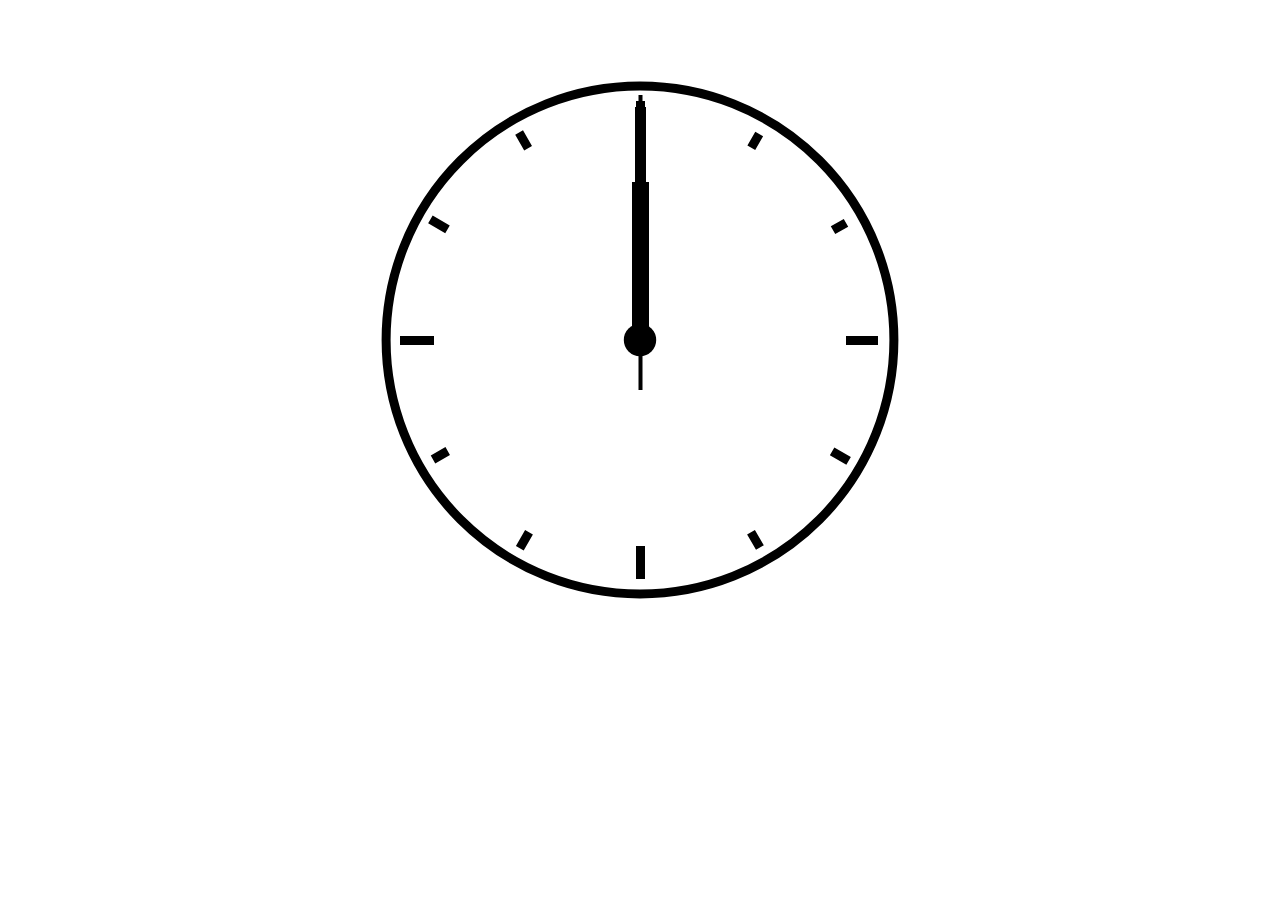
<file: clock.html>
<!DOCTYPE html>
<html lang="en-US">

<head>
    <meta charset="UTF-8">
    <meta name="viewport" content="width=device-width, initial-scale=1">
    <title>A Digital Analog Clock</title>
    <link rel="stylesheet" href="css/style.css" type="text/css" media="all">
    <script src="js/script.js" defer></script>
</head>

<body>
    <main class="main">
        <div class="clockbox">
            <svg id="clock" xmlns="http://www.w3.org/2000/svg" width="600" height="600" viewBox="0 0 600 600">
            <g id="face">
                <circle class="circle" cx="300" cy="300" r="253.9"/>
                <path class="hour-marks" d="M300.5 94V61M506 300.5h32M300.5 506v33M94 300.5H60M411.3 107.8l7.9-13.8M493 190.2l13-7.4M492.1 411.4l16.5 9.5M411 492.3l8.9 15.3M189 492.3l-9.2 15.9M107.7 411L93 419.5M107.5 189.3l-17.1-9.9M188.1 108.2l-9-15.6"/>
                <circle class="mid-circle" cx="300" cy="300" r="16.2"/>
            </g>
            <g id="hour">
                <path class="hour-arm" d="M300.5 298V142"/>
                <circle class="sizing-box" cx="300" cy="300" r="253.9"/>
            </g>
            <g id="minute">
                <path class="minute-arm" d="M300.5 298V67"/>
                <circle class="sizing-box" cx="300" cy="300" r="253.9"/>
            </g>
            <g id="second">
                <path class="second-arm" d="M300.5 350V55"/>
                <circle class="sizing-box" cx="300" cy="300" r="253.9"/>
            </g>
        </svg>
        </div>
        <!-- .clockbox -->
    </main>

</body>

</html>
</file>
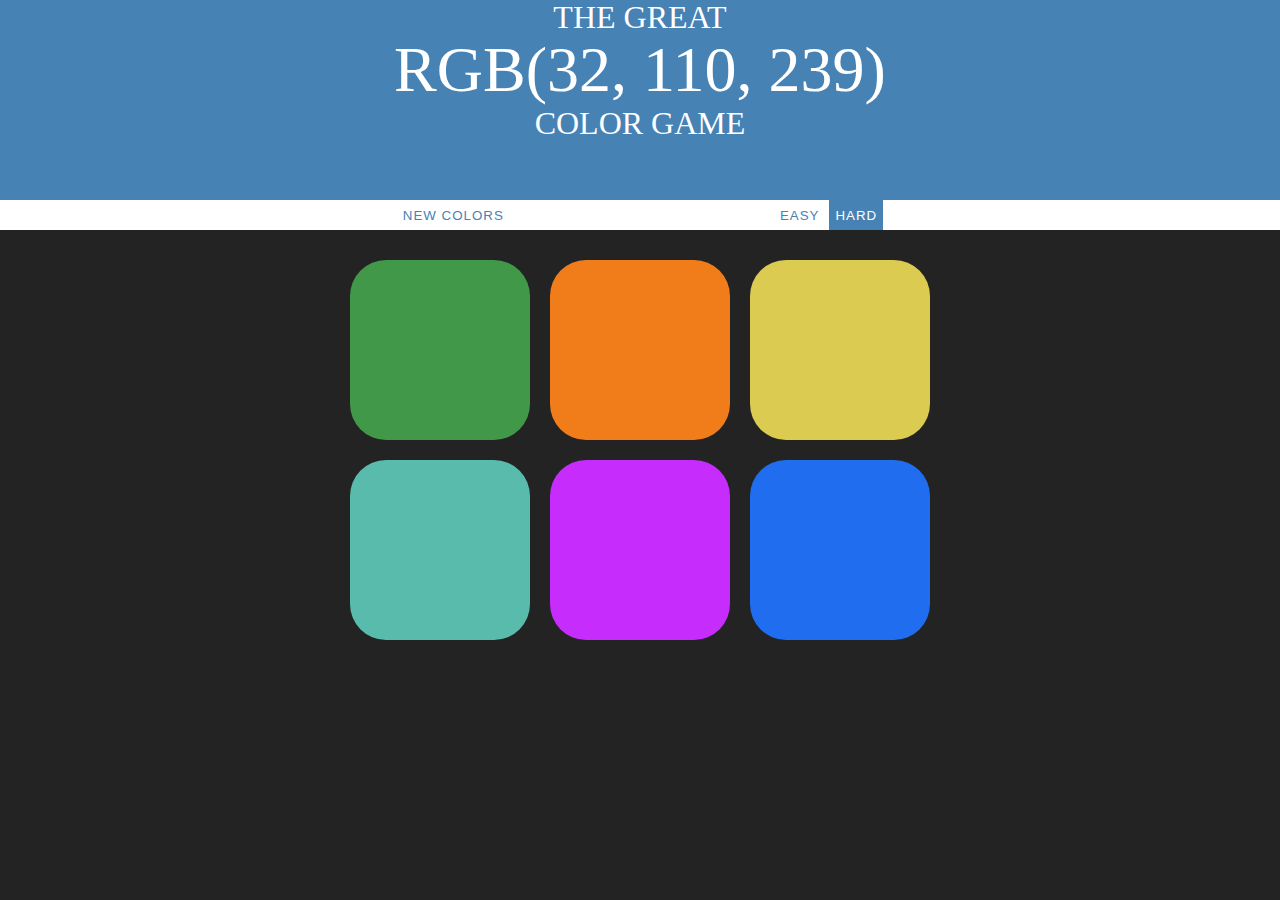
<file: colorGame.html>
<!DOCTYPE html>
<html>

<head>
    <title>Color Game</title>
    <link rel="stylesheet" type="text/css" href="css/color.css">
</head>

<body>
    <h1>The Great
        <br>
        <span id="colorDisplay">RGB</span>
        <br> Color Game </h1>
    <div id="stripe">
        <button id="reset">New Colors</button>
        <span id="message"></span>
        <button id="easyBtn">Easy</button>
        <button id="hardBtn" class="selected">Hard</button>
    </div>
    <div id="container">
        <div class="square"></div>
        <div class="square"></div>
        <div class="square"></div>
        <div class="square"></div>
        <div class="square"></div>
        <div class="square"></div>
    </div>
    <script type="text/javascript" src="js/colorGame.js"></script>
</body>

</html>
</file>
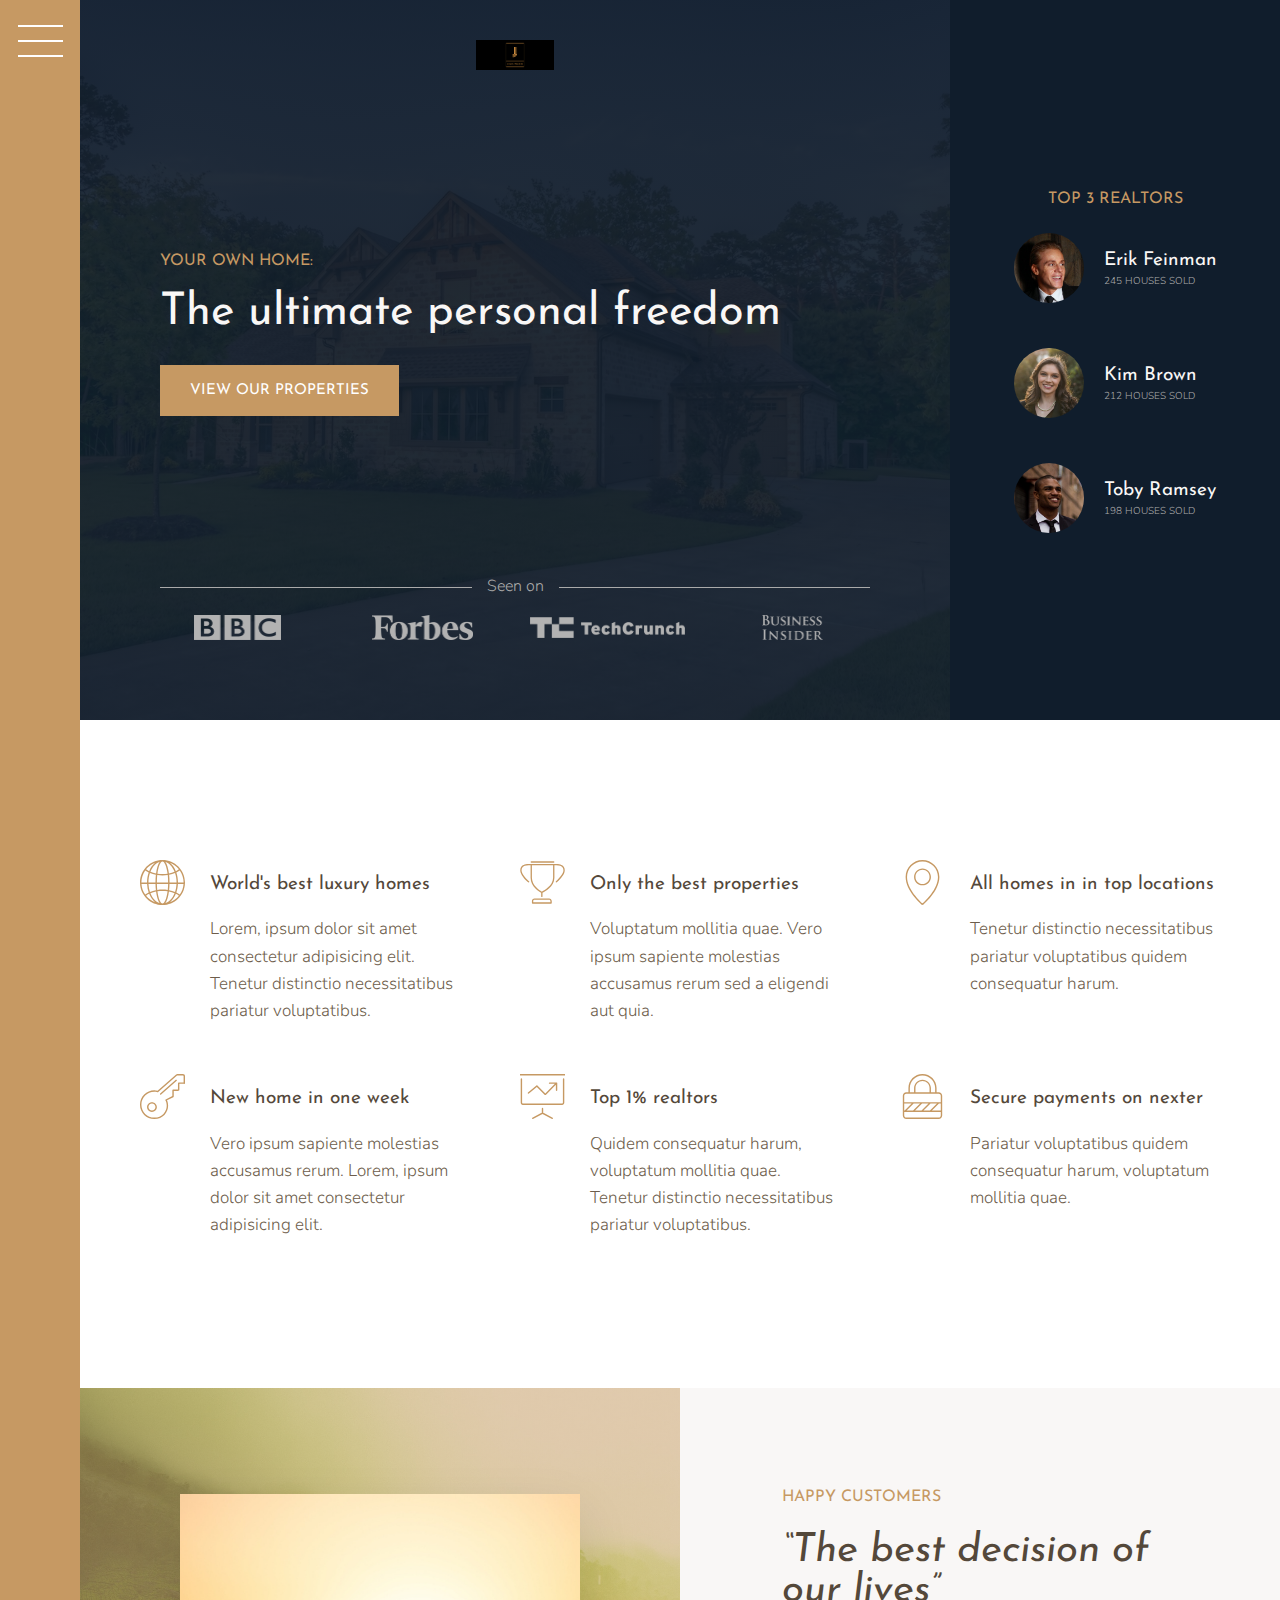
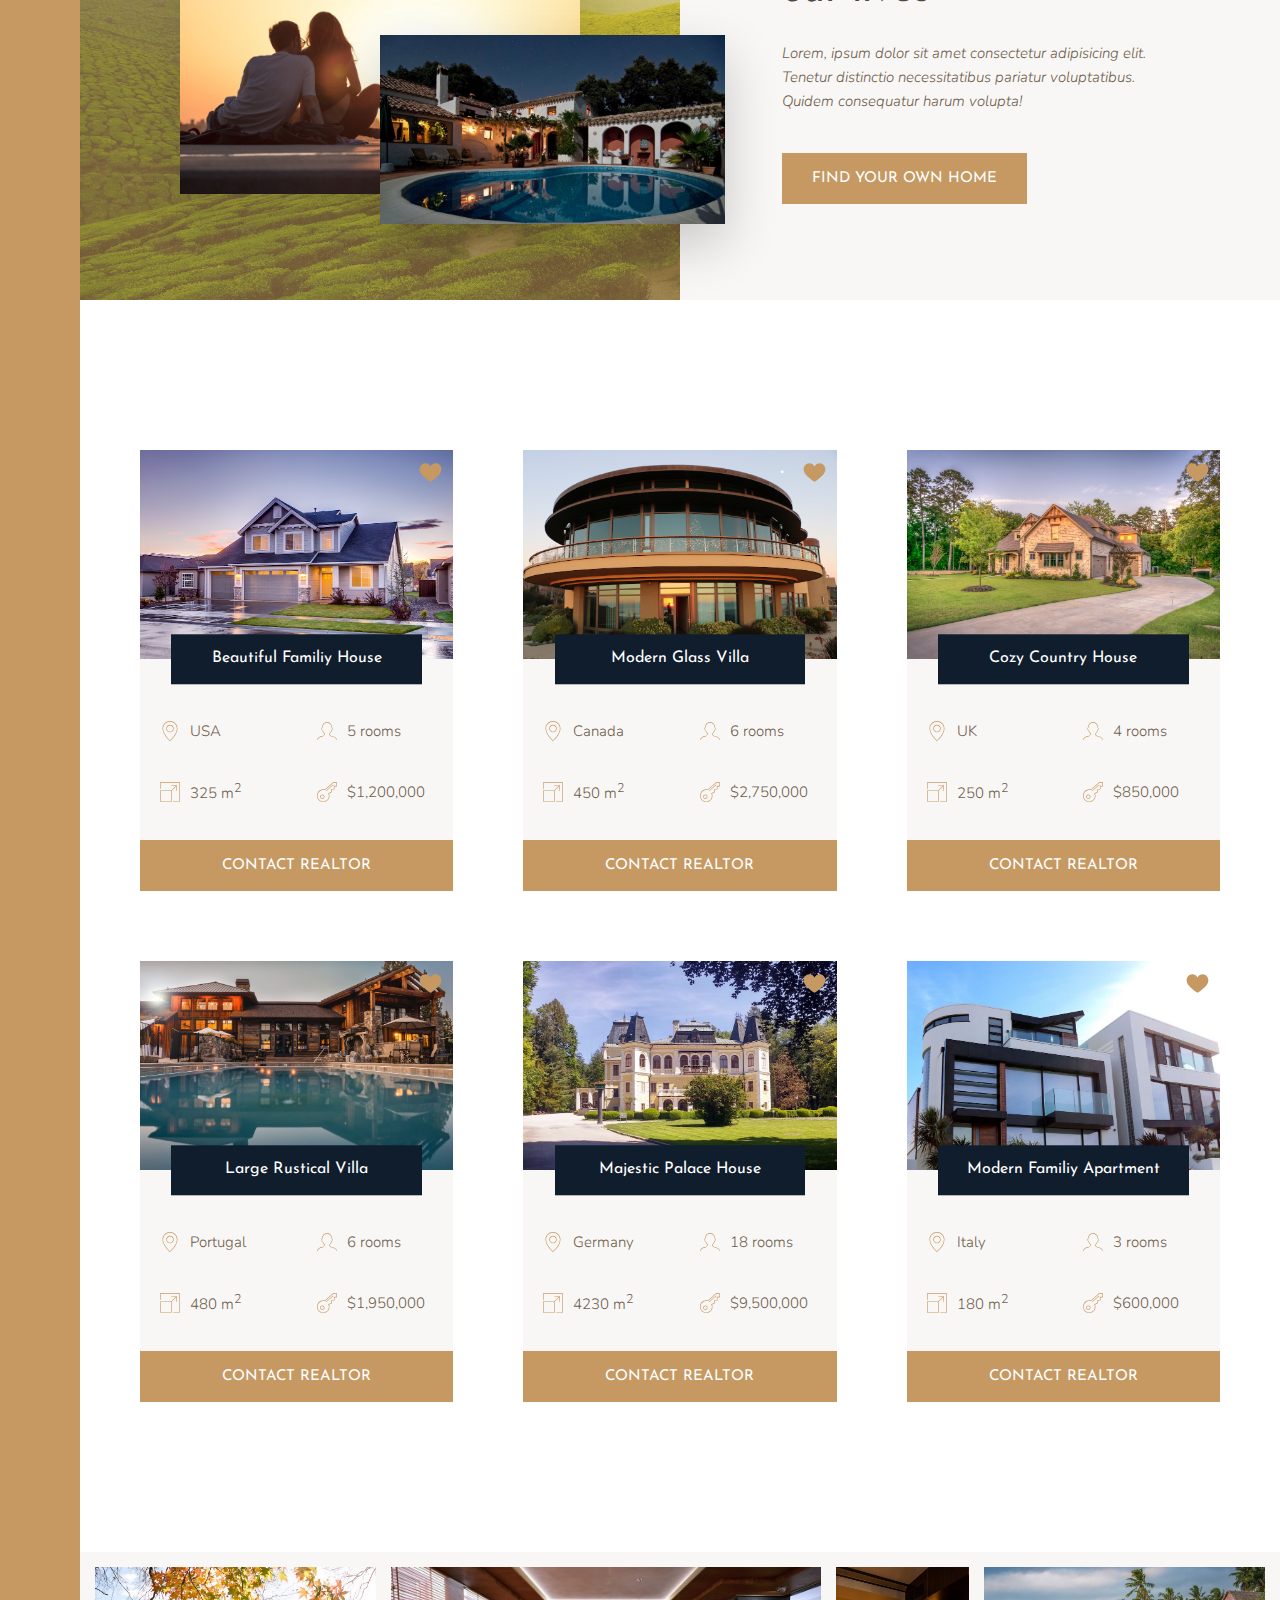
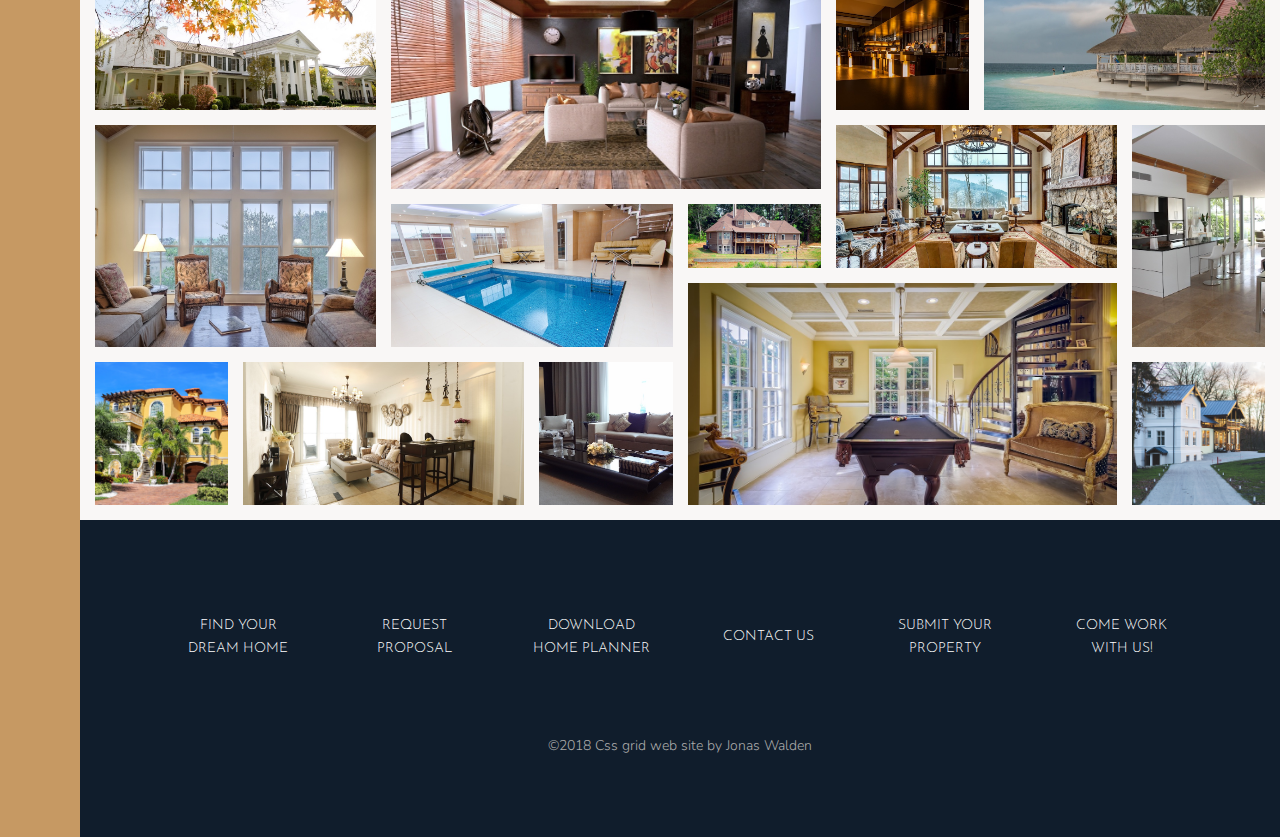
<file: cssGrid.html>
<!DOCTYPE html>
<html lang="en">
    <head>
        <meta charset="UTF-8">
        <meta name="viewport" content="width=device-width, initial-scale=1.0">
        <meta http-equiv="X-UA-Compatible" content="ie=edge">
        
        <link href="https://fonts.googleapis.com/css?family=Josefin+Sans:300,400,400i|Nunito:300,300i" rel="stylesheet">
        <link rel="stylesheet" href="css/1style.css">
        <link rel="shortcut icon" type="image/png" href="img/favicon.png">
        
        <title>nexter &mdash; your home, your freedom</title>
    </head>
    <body class="container">
        <div class="sidebar">
            <button class="nav-btn"></button>
        </div>

        <header class="header">
            <img src="img/1logo.png" alt="Nexter logo" class="header__logo">
            <h3 class="heading-3">Your own home:</h3>
            <h1 class="heading-1">The ultimate personal freedom</h1>
            <button class="btn header__btn">View our properties</button>
            <div class="header__seenon-text">Seen on</div>
            <div class="header__seenon-logos">
                <img src="img/logo-bbc.png" alt="Seen on logo 1">
                <img src="img/logo-forbes.png" alt="Seen on logo 2">
                <img src="img/logo-techcrunch.png" alt="Seen on logo 3">
                <img src="img/logo-bi.png" alt="Seen on logo 4">
            </div>
        </header>

        <div class="realtors">
            <h3 class="heading-3">Top 3 Realtors</h3>
            <div class="realtors__list">
                <img src="img/realtor-1.jpeg" alt="Realtor 1" class="realtors__img">
                <div class="realtors__details">
                    <h4 class="heading-4 heading-4--light">Erik Feinman</h4>
                    <p class="realtors__sold">245 houses sold</p>
                </div>

                <img src="img/realtor-2.jpeg" alt="Realtor 2" class="realtors__img">
                <div class="realtors__details">
                    <h4 class="heading-4 heading-4--light">Kim Brown</h4>
                    <p class="realtors__sold">212 houses sold</p>
                </div>

                <img src="img/realtor-3.jpeg" alt="Realtor 3" class="realtors__img">
                <div class="realtors__details">
                    <h4 class="heading-4 heading-4--light">Toby Ramsey</h4>
                    <p class="realtors__sold">198 houses sold</p>
                </div>
            </div>
        </div>

        <section class="features">
            <div class="feature">
                <svg class="feature__icon">
                    <use xlink:href="img/1sprite.svg#icon-global"></use>
                </svg>
                <h4 class="heading-4 heading-4--dark">World's best luxury homes</h4>
                <p class="feature__text">Lorem, ipsum dolor sit amet consectetur adipisicing elit. Tenetur distinctio necessitatibus pariatur voluptatibus.</p>
            </div>

            <div class="feature">
                <svg class="feature__icon">
                    <use xlink:href="img/1sprite.svg#icon-trophy"></use>
                </svg>
                <h4 class="heading-4 heading-4--dark">Only the best properties</h4>
                <p class="feature__text">Voluptatum mollitia quae. Vero ipsum sapiente molestias accusamus rerum sed a eligendi aut quia.</p>
            </div>

            <div class="feature">
                <svg class="feature__icon">
                    <use xlink:href="img/1sprite.svg#icon-map-pin"></use>
                </svg>
                <h4 class="heading-4 heading-4--dark">All homes in in top locations</h4>
                <p class="feature__text">Tenetur distinctio necessitatibus pariatur voluptatibus quidem consequatur harum.</p>
            </div>

            <div class="feature">
                <svg class="feature__icon">
                    <use xlink:href="img/1sprite.svg#icon-key"></use>
                </svg>
                <h4 class="heading-4 heading-4--dark">New home in one week</h4>
                <p class="feature__text">Vero ipsum sapiente molestias accusamus rerum. Lorem, ipsum dolor sit amet consectetur adipisicing elit.</p>
            </div>

            <div class="feature">
                <svg class="feature__icon">
                    <use xlink:href="img/1sprite.svg#icon-presentation"></use>
                </svg>
                <h4 class="heading-4 heading-4--dark">Top 1% realtors</h4>
                <p class="feature__text">Quidem consequatur harum, voluptatum mollitia quae. Tenetur distinctio necessitatibus pariatur voluptatibus.</p>
            </div>

            <div class="feature">
                <svg class="feature__icon">
                    <use xlink:href="img/1sprite.svg#icon-lock"></use>
                </svg>
                <h4 class="heading-4 heading-4--dark">Secure payments on nexter</h4>
                <p class="feature__text">Pariatur voluptatibus quidem consequatur harum, voluptatum mollitia quae.</p>
            </div>
        </section>

        <div class="story__pictures">
            <img src="img/story-1.jpeg" alt="Couple with new house" class="story__img--1">
            <img src="img/story-2.jpeg" alt="New house" class="story__img--2">
        </div>

        <div class="story__content">
            <h3 class="heading-3 mb-sm">Happy Customers</h3>
            <h2 class="heading-2 heading-2--dark mb-md">&ldquo;The best decision of our lives&rdquo;</h2>
            <p class="story__text">
                Lorem, ipsum dolor sit amet consectetur adipisicing elit. Tenetur distinctio necessitatibus pariatur voluptatibus. Quidem consequatur harum volupta!
            </p>
            <button class="btn">Find your own home</button>
        </div>

        <section class="homes">
            <div class="home">
                <img src="img/house-1.jpeg" alt="House 1" class="home__img">
                <svg class="home__like">
                    <use xlink:href="img/1sprite.svg#icon-heart-full"></use>
                </svg>
                <h5 class="home__name">Beautiful Familiy House</h5>
                <div class="home__location">
                    <svg>
                        <use xlink:href="img/1sprite.svg#icon-map-pin"></use>
                    </svg>
                    <p>USA</p>
                </div>
                <div class="home__rooms">
                    <svg>
                        <use xlink:href="img/1sprite.svg#icon-profile-male"></use>
                    </svg>
                    <p>5 rooms</p>
                </div>
                <div class="home__area">
                    <svg>
                        <use xlink:href="img/1sprite.svg#icon-expand"></use>
                    </svg>
                    <p>325 m<sup>2</sup></p>
                </div>
                <div class="home__price">
                    <svg>
                        <use xlink:href="img/1sprite.svg#icon-key"></use>
                    </svg>
                    <p>$1,200,000</p>
                </div>
                <button class="btn home__btn">Contact realtor</button>
            </div>

            
            <div class="home">
                <img src="img/house-2.jpeg" alt="House 2" class="home__img">
                <svg class="home__like">
                    <use xlink:href="img/1sprite.svg#icon-heart-full"></use>
                </svg>
                <h5 class="home__name">Modern Glass Villa</h5>
                <div class="home__location">
                    <svg>
                        <use xlink:href="img/1sprite.svg#icon-map-pin"></use>
                    </svg>
                    <p>Canada</p>
                </div>
                <div class="home__rooms">
                    <svg>
                        <use xlink:href="img/1sprite.svg#icon-profile-male"></use>
                    </svg>
                    <p>6 rooms</p>
                </div>
                <div class="home__area">
                    <svg>
                        <use xlink:href="img/1sprite.svg#icon-expand"></use>
                    </svg>
                    <p>450 m<sup>2</sup></p>
                </div>
                <div class="home__price">
                    <svg>
                        <use xlink:href="img/1sprite.svg#icon-key"></use>
                    </svg>
                    <p>$2,750,000</p>
                </div>
                <button class="btn home__btn">Contact realtor</button>
            </div>

            <div class="home">
                <img src="img/house-3.jpeg" alt="House 3" class="home__img">
                <svg class="home__like">
                    <use xlink:href="img/1sprite.svg#icon-heart-full"></use>
                </svg>
                <h5 class="home__name">Cozy Country House</h5>
                <div class="home__location">
                    <svg>
                        <use xlink:href="img/1sprite.svg#icon-map-pin"></use>
                    </svg>
                    <p>UK</p>
                </div>
                <div class="home__rooms">
                    <svg>
                        <use xlink:href="img/1sprite.svg#icon-profile-male"></use>
                    </svg>
                    <p>4 rooms</p>
                </div>
                <div class="home__area">
                    <svg>
                        <use xlink:href="img/1sprite.svg#icon-expand"></use>
                    </svg>
                    <p>250 m<sup>2</sup></p>
                </div>
                <div class="home__price">
                    <svg>
                        <use xlink:href="img/1sprite.svg#icon-key"></use>
                    </svg>
                    <p>$850,000</p>
                </div>
                <button class="btn home__btn">Contact realtor</button>
            </div>

            <div class="home">
                <img src="img/house-4.jpeg" alt="House 4" class="home__img">
                <svg class="home__like">
                    <use xlink:href="img/1sprite.svg#icon-heart-full"></use>
                </svg>
                <h5 class="home__name">Large Rustical Villa</h5>
                <div class="home__location">
                    <svg>
                        <use xlink:href="img/1sprite.svg#icon-map-pin"></use>
                    </svg>
                    <p>Portugal</p>
                </div>
                <div class="home__rooms">
                    <svg>
                        <use xlink:href="img/1sprite.svg#icon-profile-male"></use>
                    </svg>
                    <p>6 rooms</p>
                </div>
                <div class="home__area">
                    <svg>
                        <use xlink:href="img/1sprite.svg#icon-expand"></use>
                    </svg>
                    <p>480 m<sup>2</sup></p>
                </div>
                <div class="home__price">
                    <svg>
                        <use xlink:href="img/1sprite.svg#icon-key"></use>
                    </svg>
                    <p>$1,950,000</p>
                </div>
                <button class="btn home__btn">Contact realtor</button>
            </div>

            <div class="home">
                <img src="img/house-5.jpeg" alt="House 5" class="home__img">
                <svg class="home__like">
                    <use xlink:href="img/1sprite.svg#icon-heart-full"></use>
                </svg>
                <h5 class="home__name">Majestic Palace House</h5>
                <div class="home__location">
                    <svg>
                        <use xlink:href="img/1sprite.svg#icon-map-pin"></use>
                    </svg>
                    <p>Germany</p>
                </div>
                <div class="home__rooms">
                    <svg>
                        <use xlink:href="img/1sprite.svg#icon-profile-male"></use>
                    </svg>
                    <p>18 rooms</p>
                </div>
                <div class="home__area">
                    <svg>
                        <use xlink:href="img/1sprite.svg#icon-expand"></use>
                    </svg>
                    <p>4230 m<sup>2</sup></p>
                </div>
                <div class="home__price">
                    <svg>
                        <use xlink:href="img/1sprite.svg#icon-key"></use>
                    </svg>
                    <p>$9,500,000</p>
                </div>
                <button class="btn home__btn">Contact realtor</button>
            </div>

            <div class="home">
                <img src="img/house-6.jpeg" alt="House 6" class="home__img">
                <svg class="home__like">
                    <use xlink:href="img/1sprite.svg#icon-heart-full"></use>
                </svg>
                <h5 class="home__name">Modern Familiy Apartment</h5>
                <div class="home__location">
                    <svg>
                        <use xlink:href="img/1sprite.svg#icon-map-pin"></use>
                    </svg>
                    <p>Italy</p>
                </div>
                <div class="home__rooms">
                    <svg>
                        <use xlink:href="img/1sprite.svg#icon-profile-male"></use>
                    </svg>
                    <p>3 rooms</p>
                </div>
                <div class="home__area">
                    <svg>
                        <use xlink:href="img/1sprite.svg#icon-expand"></use>
                    </svg>
                    <p>180 m<sup>2</sup></p>
                </div>
                <div class="home__price">
                    <svg>
                        <use xlink:href="img/1sprite.svg#icon-key"></use>
                    </svg>
                    <p>$600,000</p>
                </div>
                <button class="btn home__btn">Contact realtor</button>
            </div>
        </section>


        <section class="gallery">
            <figure class="gallery__item gallery__item--1"><img src="img/gal-1.jpeg" alt="Gallery image 1" class="gallery__img"></figure>
            <figure class="gallery__item gallery__item--2"><img src="img/gal-2.jpeg" alt="Gallery image 2" class="gallery__img"></figure>
            <figure class="gallery__item gallery__item--3"><img src="img/gal-3.jpeg" alt="Gallery image 3" class="gallery__img"></figure>
            <figure class="gallery__item gallery__item--4"><img src="img/gal-4.jpeg" alt="Gallery image 4" class="gallery__img"></figure>
            <figure class="gallery__item gallery__item--5"><img src="img/gal-5.jpeg" alt="Gallery image 5" class="gallery__img"></figure>
            <figure class="gallery__item gallery__item--6"><img src="img/gal-6.jpeg" alt="Gallery image 6" class="gallery__img"></figure>
            <figure class="gallery__item gallery__item--7"><img src="img/gal-7.jpeg" alt="Gallery image 7" class="gallery__img"></figure>
            <figure class="gallery__item gallery__item--8"><img src="img/gal-8.jpeg" alt="Gallery image 8" class="gallery__img"></figure>
            <figure class="gallery__item gallery__item--9"><img src="img/gal-9.jpeg" alt="Gallery image 9" class="gallery__img"></figure>
            <figure class="gallery__item gallery__item--10"><img src="img/gal-10.jpeg" alt="Gallery image 10" class="gallery__img"></figure>
            <figure class="gallery__item gallery__item--11"><img src="img/gal-11.jpeg" alt="Gallery image 11" class="gallery__img"></figure>
            <figure class="gallery__item gallery__item--12"><img src="img/gal-12.jpeg" alt="Gallery image 12" class="gallery__img"></figure>
            <figure class="gallery__item gallery__item--13"><img src="img/gal-13.jpeg" alt="Gallery image 13" class="gallery__img"></figure>
            <figure class="gallery__item gallery__item--14"><img src="img/gal-14.jpeg" alt="Gallery image 14" class="gallery__img"></figure>


        </section>

        <footer class="footer">
            <ul class="nav">
                    <li class="nav__item"><a href="#" class="nav__link">Find your dream home</a></li>
                    <li class="nav__item"><a href="#" class="nav__link">Request proposal</a></li>
                    <li class="nav__item"><a href="#" class="nav__link">Download home planner</a></li>
                    <li class="nav__item"><a href="#" class="nav__link">Contact us</a></li>
                    <li class="nav__item"><a href="#" class="nav__link">Submit your property</a></li>
                    <li class="nav__item"><a href="#" class="nav__link">Come work with us!</a></li>
            </ul>
            <p class="copyright">
                &copy;2018 Css grid web site by Jonas Walden
            </p>
        </footer>
    </body>
</html>
</file>
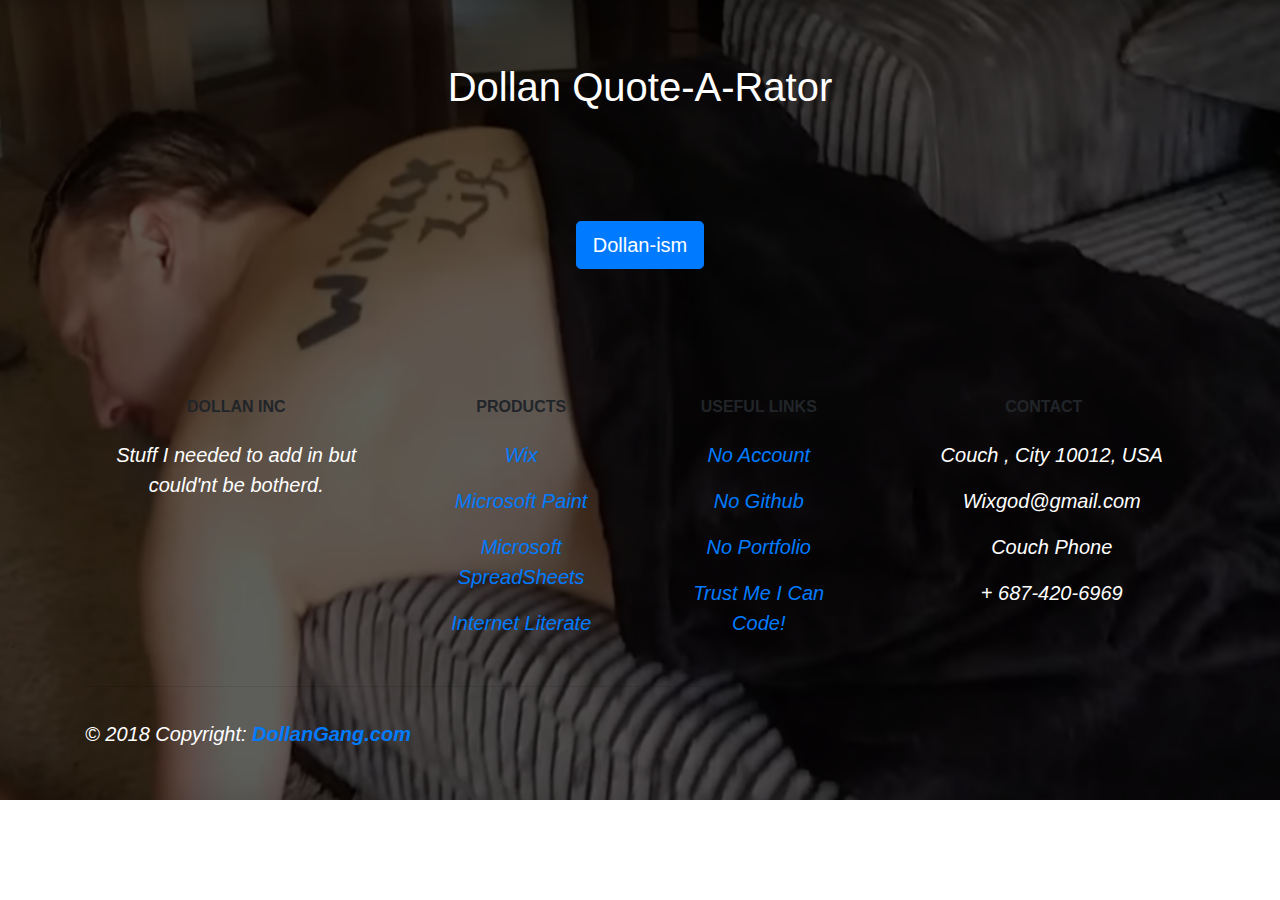
<file: Doloan.html>
<!DOCTYPE html>
<html lang="en">

<head>
    <meta charset="UTF-8">
    <meta name="viewport" content="width=device-width, initial-scale=1.0">
    <link rel="stylesheet" href="https://maxcdn.bootstrapcdn.com/bootstrap/4.0.0/css/bootstrap.min.css">
    <link rel="stylesheet" href="css/doloan.css">
    <meta http-equiv="X-UA-Compatible" content="ie=edge">
    <script src="js/doloan.js"></script>
    <title>Document</title>
</head>

<body>

    <div class="container-fluid text-center">
        <h1>Dollan Quote-A-Rator</h1>

        <div id="random-image-container" class="collapse">

        </div>
        <div class="quotes">
            <span id="quote"></span>

        </div>
        <button type="submit" class="btn btn-primary btn-lg login" onClick="genQuote() , randomImage() ">Dollan-ism</button>

    </div>

    <footer class="page-footer font-small stylish-color-dark pt-4 mt-4">

        <!--Footer Links-->
        <div class="container text-center text-md-left">

            <!-- Footer links -->
            <div class="row text-center text-md-left mt-3 pb-3">

                <!--First column-->
                <div class="col-md-3 col-lg-3 col-xl-3 mx-auto mt-3">
                    <h6 class="text-uppercase mb-4 font-weight-bold">Dollan Inc</h6>
                    <p>Stuff I needed to add in but could'nt be botherd.</p>
                </div>
                <!--/.First column-->

                <hr class="w-100 clearfix d-md-none">

                <!--Second column-->
                <div class="col-md-2 col-lg-2 col-xl-2 mx-auto mt-3">
                    <h6 class="text-uppercase mb-4 font-weight-bold">Products</h6>
                    <p>
                        <a href="http://www.r00timentry.website/">Wix</a>
                    </p>
                    <p>
                        <a href="http://www.r00timentry.website/">Microsoft Paint</a>
                    </p>
                    <p>
                        <a href="http://www.r00timentry.website/">Microsoft SpreadSheets</a>
                    </p>
                    <p>
                        <a href="#!">Internet Literate</a>
                    </p>
                </div>
                <!--/.Second column-->

                <hr class="w-100 clearfix d-md-none">

                <!--Third column-->
                <div class="col-md-3 col-lg-2 col-xl-2 mx-auto mt-3">
                    <h6 class="text-uppercase mb-4 font-weight-bold">Useful links</h6>
                    <p>
                        <a href="http://www.r00timentry.website/">No Account</a>
                    </p>
                    <p>
                        <a href="http://www.r00timentry.website/">No Github</a>
                    </p>
                    <p>
                        <a href="http://www.r00timentry.website/">No Portfolio</a>
                    </p>
                    <p>
                        <a href="http://www.r00timentry.website/">Trust Me I Can Code!</a>
                    </p>
                </div>
                <!--/.Third column-->

                <hr class="w-100 clearfix d-md-none">

                <!--Fourth column-->
                <div class="col-md-4 col-lg-3 col-xl-3 mx-auto mt-3">
                    <h6 class="text-uppercase mb-4 font-weight-bold">Contact</h6>
                    <p>
                        <i class="fa fa-home mr-3"></i> Couch , City 10012, USA</p>
                    <p>
                        <i class="fa fa-envelope mr-3"></i> Wixgod@gmail.com</p>
                    <p>
                        <i class="fa fa-phone mr-3"></i> Couch Phone</p>
                    <p>
                        <i class="fa fa-print mr-3"></i> + 687-420-6969</p>
                </div>
                <!--/.Fourth column-->

            </div>
            <!-- Footer links -->

            <hr>

            <div class="row py-3 d-flex align-items-center">

                <!--Grid column-->
                <div class="col-md-8 col-lg-8">

                    <!--Copyright-->
                    <p class="text-center text-md-left grey-text">© 2018 Copyright:
                        <a href="https://mdbootstrap.com/material-design-for-bootstrap/">
                            <strong> DollanGang.com</strong>
                        </a>
                    </p>
                    <!--/.Copyright-->

                </div>
                <!--Grid column-->

                <!--Grid column-->
                <div class="col-md-4 col-lg-4 ml-lg-0">

                    <!--Social buttons-->
                    <div class="text-center text-md-right">
                        <ul class="list-unstyled list-inline">
                            <li class="list-inline-item">
                                <a class="btn-floating btn-sm rgba-white-slight mx-1">
                                    <i class="fa fa-facebook"></i>
                                </a>
                            </li>
                            <li class="list-inline-item">
                                <a class="btn-floating btn-sm rgba-white-slight mx-1">
                                    <i class="fa fa-twitter"></i>
                                </a>
                            </li>
                            <li class="list-inline-item">
                                <a class="btn-floating btn-sm rgba-white-slight mx-1">
                                    <i class="fa fa-google-plus"></i>
                                </a>
                            </li>
                            <li class="list-inline-item">
                                <a class="btn-floating btn-sm rgba-white-slight mx-1">
                                    <i class="fa fa-linkedin"></i>
                                </a>
                            </li>
                        </ul>
                    </div>
                    <!--/.Social buttons-->

                </div>
                <!--Grid column-->

            </div>

        </div>

    </footer </body>

</html>
</file>
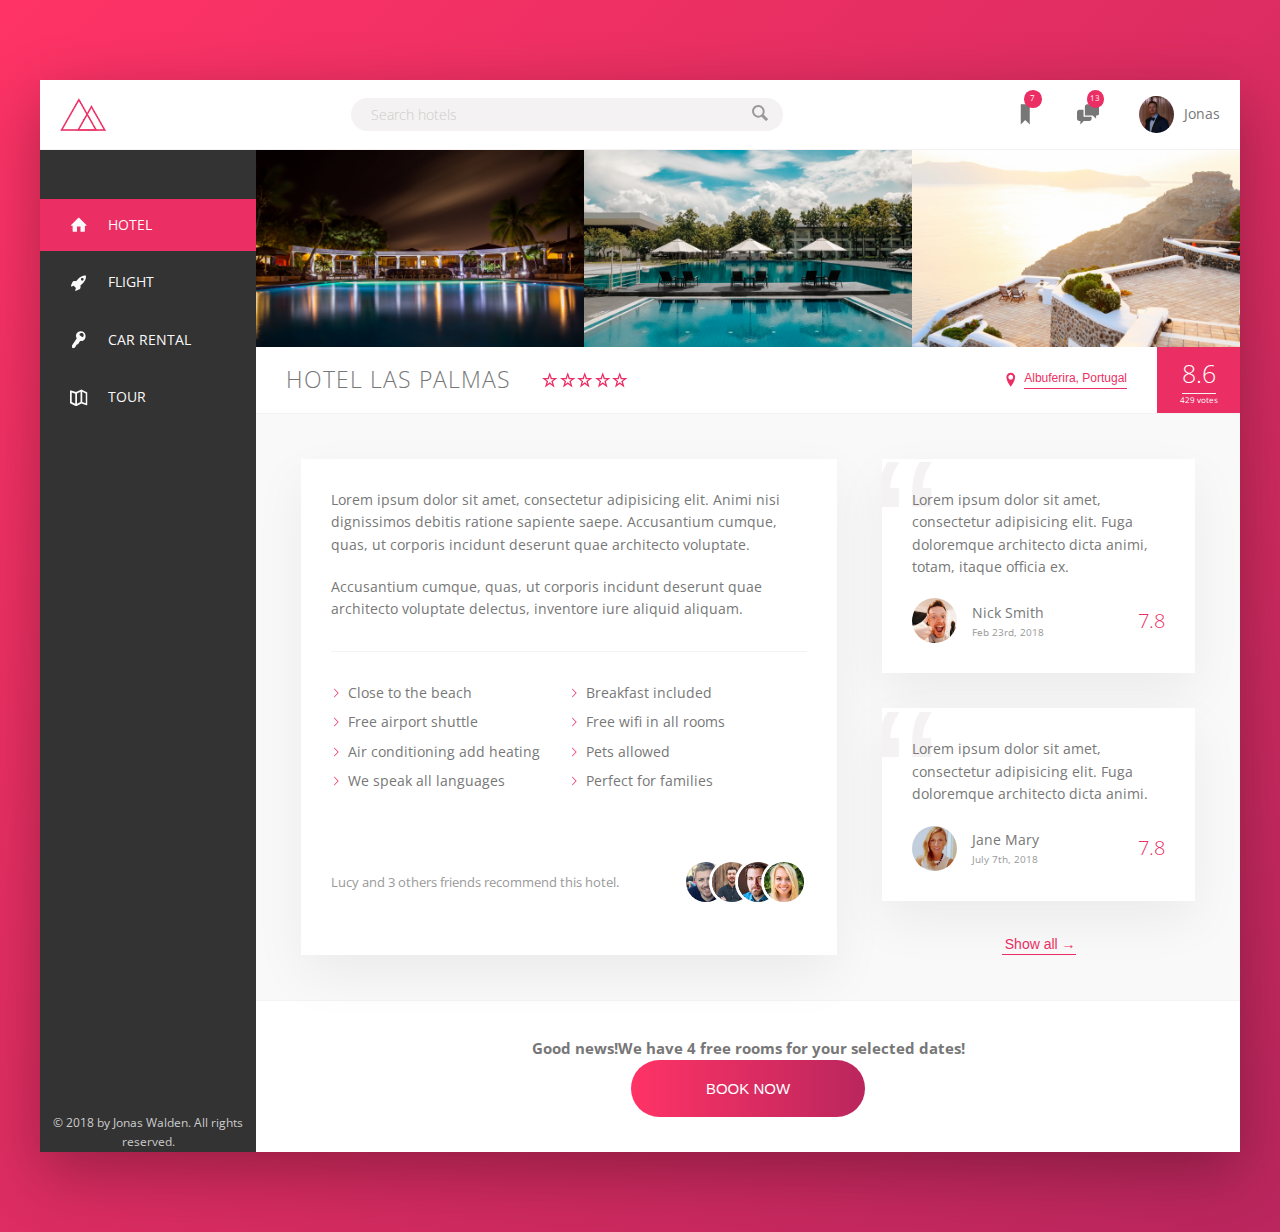
<file: flex.html>
<!DOCTYPE html>
<html lang="en">

<head>
    <meta charset="UTF-8">
    <meta name="viewport" content="width=device-width, initial-scale=1.0">

    <link href="https://fonts.googleapis.com/css?family=Open+Sans:300,400,600" rel="stylesheet">
    <link rel="stylesheet" href="css/flex.css">
    <link rel="shortcut icon" type="image/png" href="img/favicon.png">

    <title>trillo &mdash; Your all-in-one booking app</title>
</head>

<body>
    <div class="container">
        <header class="header">
            <img src="img/logo.png" alt="trillo logo" class="logo">

            <form action="#" class="search">
                <input type="text" class="search__input" placeholder="Search hotels">
                <button class="search__button">
                    <svg class="search__icon">
                        <use xlink:href="img/sprite.svg#icon-magnifying-glass "></use>
                    </svg>
                </button>
            </form>
            <nav class="user-nav">
                <div class="user-nav__icon-box">
                    <svg class="user-nav__icon">
                        <use xlink:href="img/sprite.svg#icon-bookmark"></use>
                    </svg>
                    <span class="user-nav__notification">7</span>
                </div>
                <div class="user-nav__icon-box">
                    <svg class="user-nav__icon">
                        <use xlink:href="img/sprite.svg#icon-chat"></use>
                    </svg>
                    <span class="user-nav__notification">13</span>
                </div>
                <div class="user-nav__user">
                    <img src="img/user.jpg" alt="Jonas" class="user-nav__user-photo">
                    <span class="user-nav__name">Jonas</span>
                </div>

        </header>
        <div class="content">
            <nav class="sidebar">
                <ul class="side-nav">
                    <li class="side-nav__item side-nav__item--active">
                        <a href="#" class="side-nav__link">
                            <svg class="side-nav__icon">
                                <use xlink:href="img/sprite.svg#icon-home"></use>
                            </svg>
                            <span>Hotel</span>
                        </a>
                    </li>
                    <li class="side-nav__item">
                        <a href="#" class="side-nav__link">
                            <svg class="side-nav__icon">
                                <use xlink:href="img/sprite.svg#icon-rocket"></use>
                            </svg>
                            <span>Flight</span>
                        </a>
                    </li>
                    <li class="side-nav__item">
                        <a href="#" class="side-nav__link">
                            <svg class="side-nav__icon">
                                <use xlink:href="img/sprite.svg#icon-key"></use>
                            </svg>
                            <span>Car rental</span>
                        </a>
                    </li>
                    <li class="side-nav__item">
                        <a href="#" class="side-nav__link">
                            <svg class="side-nav__icon">
                                <use xlink:href="img/sprite.svg#icon-map"></use>
                            </svg>
                            <span>Tour</span>
                        </a>
                    </li>
                </ul>
                <div class="legal">
                    &copy; 2018 by Jonas Walden. All rights reserved.
                </div>
            </nav>

            <main class="hotel-view">
                <div class="gallery">
                    <figure class="gallery__item">
                        <img src="img/hotel-1.jpg" alt="Photo of hotel 1 " class="gallery__photo">
                    </figure>

                    <figure class="gallery__item">
                        <img src="img/hotel-2.jpg" alt="Photo of hotel 2 " class="gallery__photo">
                    </figure>

                    <figure class="gallery__item">
                        <img src="img/hotel-3.jpg" alt="Photo of hotel 3 " class="gallery__photo">
                    </figure>
                </div>
                <div class="overview">
                    <h1 class="overview__heading">
                        Hotel Las Palmas
                    </h1>
                    <div class="overview__stars">
                        <svg class="overview__icon-star">
                            <use xlink:href="img/sprite.svg#icon-star-outlined"></use>
                        </svg>
                        <svg class="overview__icon-star">
                            <use xlink:href="img/sprite.svg#icon-star-outlined"></use>
                        </svg>
                        <svg class="overview__icon-star">
                            <use xlink:href="img/sprite.svg#icon-star-outlined"></use>
                        </svg>
                        <svg class="overview__icon-star">
                            <use xlink:href="img/sprite.svg#icon-star-outlined"></use>
                        </svg>
                        <svg class="overview__icon-star">
                            <use xlink:href="img/sprite.svg#icon-star-outlined"></use>
                        </svg>

                    </div>
                    <div class="overview__location">
                        <svg class="overview__icon-location">
                            <use xlink:href="img/sprite.svg#icon-location-pin"></use>
                        </svg>
                        <button class="btn-inline">Albuferira, Portugal</button>
                    </div>
                    <div class="overview__rating">
                        <div class="overview__rating-average">8.6</div>
                        <div class="overview__rating-count">429 votes</div>
                    </div>
                </div>

                <div class="detail">
                    <div class="description">
                        <p class="paragraph">
                            Lorem ipsum dolor sit amet, consectetur adipisicing elit. Animi nisi dignissimos debitis ratione sapiente saepe. Accusantium
                            cumque, quas, ut corporis incidunt deserunt quae architecto voluptate.
                        </p>
                        <p class="paragraph">
                            Accusantium cumque, quas, ut corporis incidunt deserunt quae architecto voluptate delectus, inventore iure aliquid aliquam.
                        </p>
                        <ul class="list">
                            <li class="list__item">Close to the beach</li>
                            <li class="list__item">Breakfast included</li>
                            <li class="list__item">Free airport shuttle</li>
                            <li class="list__item">Free wifi in all rooms</li>
                            <li class="list__item">Air conditioning add heating</li>
                            <li class="list__item">Pets allowed</li>
                            <li class="list__item">We speak all languages</li>
                            <li class="list__item">Perfect for families</li>
                        </ul>
                        <div class="recommend">
                            <p class="recommend__count">
                                Lucy and 3 others friends recommend this hotel.
                            </p>
                            <div class="recommend__friends">
                                <img src="img/user-3.jpg" alt="Friend 1" class="recommend__photo">
                                <img src="img/user-4.jpg" alt="Friend 2" class="recommend__photo">
                                <img src="img/user-5.jpg" alt="Friend 3" class="recommend__photo">
                                <img src="img/user-6.jpg" alt="Friend 4" class="recommend__photo">
                            </div>
                        </div>
                    </div>





                    <div class="user-reviews">
                        <figure class="review">
                            <blockquote class="review__text">
                                Lorem ipsum dolor sit amet, consectetur adipisicing elit. Fuga doloremque architecto dicta animi, totam, itaque officia ex.
                            </blockquote>
                            <figcaption class="review__user">
                                <img src="img/user-1.jpg" alt="User 1" class="review__photo">
                                <div class="review__user-box">
                                    <p class="review__user-name">
                                        Nick Smith
                                    </p>
                                    <p class="review__user-date">Feb 23rd, 2018</p>
                                </div>
                                <div class="review__rating">7.8</div>
                            </figcaption>
                        </figure>
                        <figure class="review">
                            <blockquote class="review__text">
                                Lorem ipsum dolor sit amet, consectetur adipisicing elit. Fuga doloremque architecto dicta animi.
                            </blockquote>
                            <figcaption class="review__user">
                                <img src="img/user-2.jpg" alt="User 1" class="review__photo">
                                <div class="review__user-box">
                                    <p class="review__user-name">
                                        Jane Mary
                                    </p>
                                    <p class="review__user-date">July 7th, 2018</p>
                                </div>
                                <div class="review__rating">7.8</div>
                            </figcaption>
                        </figure>
                        <button class="btn-inline">
                            <span>Show all &rarr;</span>
                        </button>
                    </div>

                </div>
                <div class="cta">
                    <h2 class="cta_book-now">
                        Good news!We have 4 free rooms for your selected dates!
                    </h2>
                    <button class="btn">
                        <span class="btn__visible">Book Now</span>
                        <span class="btn__invisible">Only 4 rooms left</span>
                    </button>
                </div>
            </main>
        </div>
    </div>
</body>

</html>
</file>
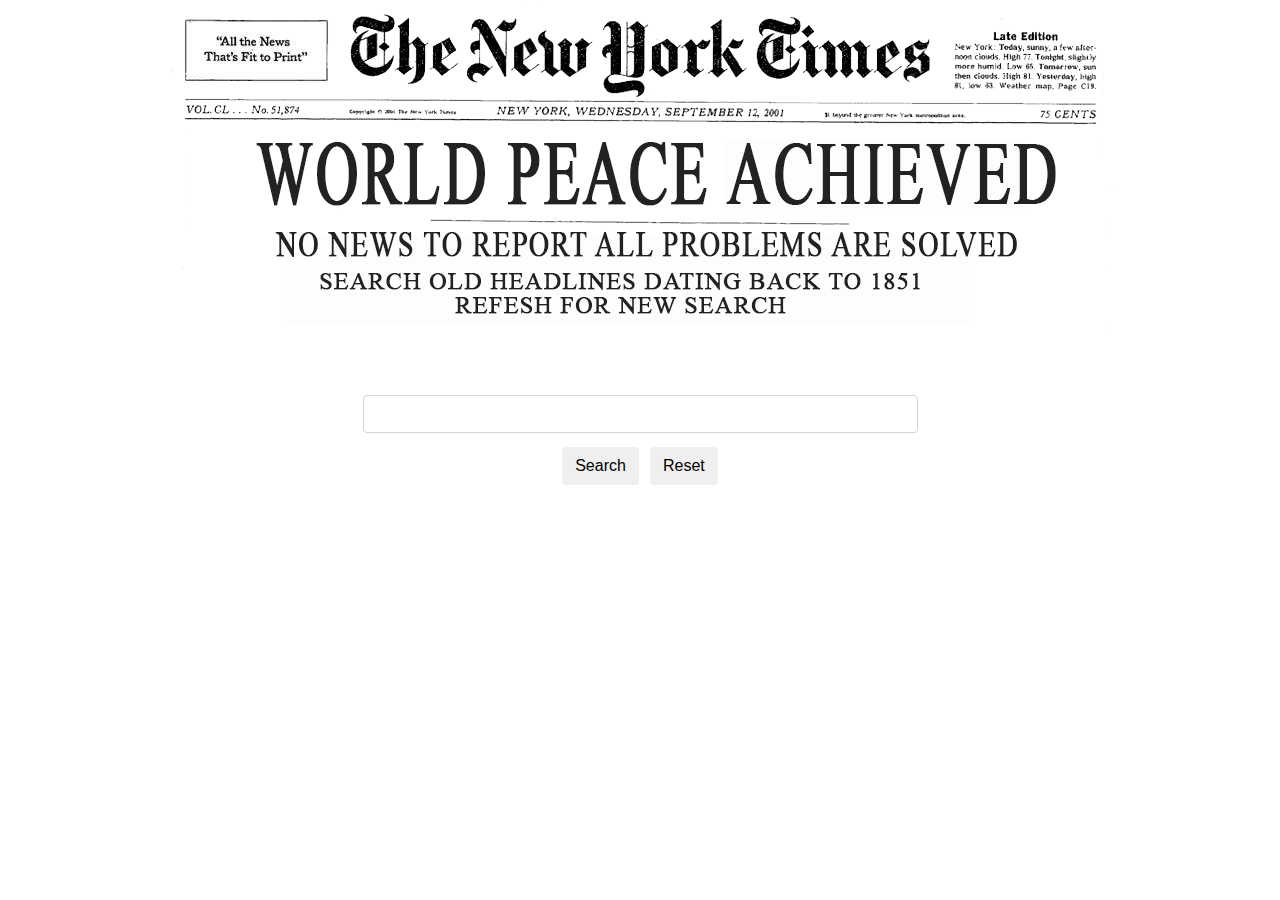
<file: nyTimes.html>
<!DOCTYPE html>
<html>

<head>
    <meta charset="UTF-8">
    <meta http-equiv="X-UA-Compatible" content="IE=edge">
    <meta name="viewport" content="width=device-width, initial-scale=1">
    <link rel="stylesheet" href="css/times.css">
    <link rel="stylesheet" href="https://maxcdn.bootstrapcdn.com/bootstrap/4.0.0/css/bootstrap.min.css">
    <title>newYorkTimes1</title>

    <script src="js/p5.js"></script>
    <script src="js/p5.dom.js"></script>
    <script src="js/p5.sound.js"></script>
    <script src="js/sketch.js"></script>

</head>

<body>

    <div class='container'>
        <div class='header'><img src="images/ny-bg.png" alt=""> </div>

        <div class="col-xs-4">
            <label for="ex3"></label>
            <input class="form-control" id="ex3" type="text">
            <button class="btn">Search</button>
            <button class="btn btn defalut" id='reset'>Reset </button>
        </div>
    </div>


    </div>











</body>

</html>
</file>
<file: css/style.css>
/* Layout */
.main {
    display: flex;
    padding: 2em;
    height: 90vh;
    justify-content: center;
    align-items: middle;
}

.clockbox,
#clock {
    width: 100%;
}

/* Clock styles */
.circle {
    fill: none;
    stroke: #000;
    stroke-width: 9;
    stroke-miterlimit: 10;
}

.mid-circle {
    fill: #000;
}
.hour-marks {
    fill: none;
    stroke: #000;
    stroke-width: 9;
    stroke-miterlimit: 10;
}

.hour-arm {
    fill: none;
    stroke: #000;
    stroke-width: 17;
    stroke-miterlimit: 10;
}

.minute-arm {
    fill: none;
    stroke: #000;
    stroke-width: 11;
    stroke-miterlimit: 10;
}

.second-arm {
    fill: none;
    stroke: #000;
    stroke-width: 4;
    stroke-miterlimit: 10;
}

/* Transparent box ensuring arms center properly. */
.sizing-box {
    fill: none;
}

/* Make all arms rotate around the same center point. */
/* Optional: Use transition for animation. */
#hour,
#minute,
#second {
    transform-origin: 300px 300px;
    /*transition: transform .5s ease-in-out;*/
}
</file>
<file: css/color.css>
body {
    background-color: #232323;
    margin: 0;
    font-family: "Montserrat", "Avenir";
}

.square {
    transition: background 0.6s;
    border-radius: 20%;
    width: 30%;
    background: purple;
    padding-bottom: 30%;
    float: left;
    margin: 1.66%;
    -webkit--transition: background 0.6s;
    -moz--transition: background 0.6s;
}

#container {
    margin: 20px auto;
    max-width: 600px;
}

h1 {
    text-align: center;
    line-height: 1.1;
    color: white;
    height: 200px;
    background: steelblue;
    margin: 0;
    font-weight: normal;
    text-transform: uppercase;
    padding: 20px, 0;
}

#colorDisplay {
    font-size: 200%;
}

#message {
    display: inline-block;
    width: 20%;
}

#stripe {
    background: white;
    height: 30px;
    text-align: center;
}

.selected {
    background: steelblue;
    color: white
}

button {
    border: none;
    background: none;
    text-transform: uppercase;
    height: 100%;
    font-weight: 700px;
    color: steelblue;
    letter-spacing: 1px;
    font-synthesis: inherit;
    transition: all 0.3s;
    -webkit--transition: all 0.3s;
    -moz--transition: all 0.3s;
    outline: none;
}

button:hover {
    background: steelblue;
    color: white
}

.container {
    margin: 0 auto;
}
</file>
<file: css/1style.css>
*,
*::before,
*::after {
  margin: 0;
  padding: 0;
  box-sizing: inherit; }

html {
  box-sizing: border-box;
  font-size: 62.5%; }
  @media only screen and (max-width: 75em) {
    html {
      font-size: 50%; } }

body {
  font-family: "Nunito", sans-serif;
  color: #6D5D4B;
  font-weight: 300;
  line-height: 1.6; }

.container {
  display: grid;
  grid-template-rows: 80vh min-content 40vw repeat(3, min-content);
  grid-template-columns: [sidebar-start] 8rem [sidebar-end full-start] minmax(6rem, 1fr) [center-start] repeat(8, [col-start] minmax(min-content, 14rem) [col-end]) [center-end] minmax(6rem, 1fr) [full-end]; }
  @media only screen and (max-width: 62.5em) {
    .container {
      grid-template-rows: 6rem 80vh min-content 40vw repeat(3, min-content);
      grid-template-columns: [full-start] minmax(6rem, 1fr) [center-start] repeat(8, [col-start] minmax(min-content, 14rem) [col-end]) [center-end] minmax(6rem, 1fr) [full-end]; } }
  @media only screen and (max-width: 50em) {
    .container {
      grid-template-rows: 6rem calc(100vh - 6rem); } }

.heading-1, .heading-2, .heading-3, .heading-4 {
  font-family: "Josefin Sans", sans-serif;
  font-weight: 400; }

.heading-1 {
  font-size: 4.5rem;
  color: #f9f7f6;
  line-height: 1; }

.heading-2 {
  font-size: 4rem;
  font-style: italic;
  line-height: 1; }
  .heading-2--light {
    color: #f9f7f6; }
  .heading-2--dark {
    color: #54483A; }

.heading-3 {
  font-size: 1.6rem;
  color: #c69963;
  text-transform: uppercase; }

.heading-4 {
  font-size: 1.9rem; }
  .heading-4--light {
    color: #f9f7f6; }
  .heading-4--dark {
    color: #54483A; }

.btn {
  background-color: #c69963;
  color: #fff;
  border: none;
  border-radius: 0;
  font-family: "Josefin Sans", sans-serif;
  font-size: 1.5rem;
  text-transform: uppercase;
  padding: 1.8rem 3rem;
  cursor: pointer;
  transition: all .2s; }
  .btn:hover {
    background-color: #B28451; }

.mb-sm {
  margin-bottom: 2rem; }

.mb-md {
  margin-bottom: 3rem; }

.mb-lg {
  margin-bottom: 4rem; }

.mb-hg {
  margin-bottom: 8rem; }

.sidebar {
  background-color: #c69963;
  grid-column: sidebar-start / sidebar-end;
  grid-row: 1 / -1;
  display: flex;
  justify-content: center; }
  @media only screen and (max-width: 62.5em) {
    .sidebar {
      grid-column: 1 / -1;
      grid-row: 1 / 2;
      justify-content: flex-end;
      align-items: center; } }

.nav-btn {
  border: none;
  border-radius: 0;
  background-color: #fff;
  height: 2px;
  width: 4.5rem;
  margin-top: 4rem; }
  .nav-btn::before, .nav-btn::after {
    background-color: #fff;
    height: 2px;
    width: 4.5rem;
    content: "";
    display: block; }
  .nav-btn::before {
    transform: translateY(-1.5rem); }
  .nav-btn::after {
    transform: translateY(1.3rem); }
  @media only screen and (max-width: 62.5em) {
    .nav-btn {
      margin-top: 0;
      margin-right: 3rem; }
      .nav-btn::before {
        transform: translateY(-1.2rem); }
      .nav-btn::after {
        transform: translateY(1rem); } }

.header {
  background-color: #54483A;
  grid-column: full-start / col-end 6;
  background-image: linear-gradient(rgba(16, 29, 44, 0.93), rgba(16, 29, 44, 0.93)), url(../img/hero.jpeg);
  background-size: cover;
  background-position: center;
  padding: 8rem;
  padding-top: 4rem;
  display: grid;
  grid-template-rows: 1fr min-content minmax(6rem, min-content) 1fr;
  grid-template-columns: minmax(min-content, max-content);
  grid-row-gap: 1.5rem;
  justify-content: center; }
  @media only screen and (max-width: 50em) {
    .header {
      grid-column: 1 / -1; } }
  @media only screen and (max-width: 37.5em) {
    .header {
      padding: 5rem; } }
  .header__logo {
    height: 3rem;
    justify-self: center; }
  .header__btn {
    align-self: start;
    justify-self: start; }
  .header__seenon-text {
    display: grid;
    grid-template-columns: 1fr max-content 1fr;
    grid-column-gap: 1.5rem;
    align-items: center;
    font-size: 1.6rem;
    color: #aaa; }
    .header__seenon-text::before, .header__seenon-text::after {
      content: "";
      height: 1px;
      display: block;
      background-color: currentColor; }
  .header__seenon-logos {
    display: grid;
    grid-template-columns: repeat(4, 1fr);
    grid-column-gap: 3rem;
    justify-items: center;
    align-items: center; }
    .header__seenon-logos img {
      max-height: 2.5rem;
      max-width: 100%;
      filter: brightness(70%); }

.realtors {
  background-color: #101d2c;
  grid-column: col-start 7 / full-end;
  padding: 3rem;
  display: grid;
  align-content: center;
  justify-content: center;
  justify-items: center;
  grid-row-gap: 2rem; }
  @media only screen and (max-width: 50em) {
    .realtors {
      grid-column: 1 / -1; } }
  .realtors__list {
    display: grid;
    grid-template-columns: min-content max-content;
    grid-column-gap: 2rem;
    grid-row-gap: 5vh;
    align-items: center; }
    @media only screen and (max-width: 50em) {
      .realtors__list {
        grid-template-columns: repeat(3, min-content max-content); } }
    @media only screen and (max-width: 37.5em) {
      .realtors__list {
        grid-template-columns: min-content max-content; } }
  .realtors__img {
    width: 7rem;
    border-radius: 50%;
    display: block; }
  .realtors__sold {
    text-transform: uppercase;
    color: #aaa;
    margin-top: -3px; }

.features {
  grid-column: center-start / center-end;
  margin: 15rem 0; }
  @supports (display: grid) {
    .features {
      display: grid;
      grid-template-columns: repeat(auto-fit, minmax(25rem, 1fr));
      grid-gap: 6rem;
      align-items: start; } }

.feature {
  float: left;
  width: 33.3333%;
  margin-bottom: 6rem;
  display: grid;
  grid-template-columns: min-content 1fr;
  grid-row-gap: 1.5rem;
  grid-column-gap: 2.5rem; }
  @supports (display: grid) {
    .feature {
      width: auto;
      margin-bottom: 0; } }
  .feature__icon {
    fill: #c69963;
    width: 4.5rem;
    height: 4.5rem;
    grid-row: 1 / span 2;
    transform: translateY(-1rem); }
  .feature__text {
    font-size: 1.7rem; }

.story__pictures {
  background-color: #c69963;
  grid-column: full-start / col-end 4;
  background-image: linear-gradient(rgba(198, 153, 99, 0.5), rgba(198, 153, 99, 0.5)), url(../img/back.jpg);
  background-size: cover;
  display: grid;
  grid-template-rows: repeat(6, 1fr);
  grid-template-columns: repeat(6, 1fr);
  align-items: center; }
  @media only screen and (max-width: 50em) {
    .story__pictures {
      grid-column: 1 / -1;
      padding: 6rem; } }

.story__img--1 {
  width: 100%;
  grid-row: 2 / 6;
  grid-column: 2 / 6;
  box-shadow: 0 2rem 5rem rgba(0, 0, 0, 0.1); }
  @media only screen and (max-width: 50em) {
    .story__img--1 {
      grid-column: 1 / 5;
      grid-row: 1 / -1; } }

.story__img--2 {
  width: 115%;
  grid-row: 4 / 6;
  grid-column: 4 / 7;
  z-index: 20;
  box-shadow: 0 2rem 5rem rgba(0, 0, 0, 0.2); }
  @media only screen and (max-width: 50em) {
    .story__img--2 {
      grid-row: 1 / -1;
      width: 100%; } }

.story__content {
  background-color: #f9f7f6;
  grid-column: col-start 5 / full-end;
  padding: 6rem 8vw;
  /*
        display: flex;
        flex-direction: column;
        justify-content: center;
        align-items: flex-start;
        */
  display: grid;
  align-content: center;
  justify-items: start; }
  @media only screen and (max-width: 50em) {
    .story__content {
      grid-column: 1 / -1;
      grid-row: 5 / 6; } }

.story__text {
  font-size: 1.5rem;
  font-style: italic;
  margin-bottom: 4rem; }

.homes {
  grid-column: center-start / center-end;
  margin: 15rem 0;
  display: grid;
  grid-template-columns: repeat(auto-fit, minmax(25rem, 1fr));
  grid-gap: 7rem; }

.home {
  background-color: #f9f7f6;
  display: grid;
  grid-template-columns: repeat(2, 1fr);
  grid-row-gap: 3.5rem; }
  .home__img {
    width: 100%;
    grid-row: 1 / 2;
    grid-column: 1 / -1;
    z-index: 1; }
  .home__like {
    grid-row: 1 / 2;
    grid-column: 2 / 3;
    fill: #c69963;
    height: 2.5rem;
    width: 2.5rem;
    z-index: 2;
    justify-self: end;
    margin: 1rem; }
  .home__name {
    grid-row: 1 / 2;
    grid-column: 1 / -1;
    justify-self: center;
    align-self: end;
    z-index: 3;
    width: 80%;
    font-family: "Josefin Sans", sans-serif;
    font-size: 1.6rem;
    text-align: center;
    padding: 1.25rem;
    background-color: #101d2c;
    color: #fff;
    font-weight: 400;
    transform: translateY(50%); }
  .home__location, .home__rooms {
    margin-top: 2.5rem; }
  .home__location, .home__rooms, .home__area, .home__price {
    font-size: 1.5rem;
    margin-left: 2rem;
    display: flex;
    align-items: center; }
    .home__location svg, .home__rooms svg, .home__area svg, .home__price svg {
      fill: #c69963;
      height: 2rem;
      width: 2rem;
      margin-right: 1rem; }
  .home__btn {
    grid-column: 1 / -1; }

.gallery {
  background-color: #f9f7f6;
  grid-column: full-start / full-end;
  display: grid;
  /*grid-template-columns: repeat(8, 1fr);
    grid-template-rows: repeat(7, 5vw);*/
  grid-template: repeat(7, 5vw)/repeat(8, 1fr);
  grid-gap: 1.5rem;
  padding: 1.5rem; }
  .gallery__item--1 {
    grid-row: 1 / span 2;
    grid-column: 1 / span 2; }
  .gallery__item--2 {
    grid-row: 1 / span 3;
    grid-column: 3 / span 3; }
  .gallery__item--3 {
    grid-row: 1 / span 2;
    grid-column: 6 / 7; }
  .gallery__item--4 {
    grid-row: 1 / span 2;
    grid-column: 7 / -1; }
  .gallery__item--5 {
    grid-row: 3 / span 3;
    grid-column: 1 / span 2; }
  .gallery__item--6 {
    grid-row: 4 / span 2;
    grid-column: 3 / span 2; }
  .gallery__item--7 {
    grid-row: 4 / 5;
    grid-column: 5 / 6; }
  .gallery__item--8 {
    grid-row: 3 / span 2;
    grid-column: 6 / span 2; }
  .gallery__item--9 {
    grid-row: 3 / span 3;
    grid-column: 8 / -1; }
  .gallery__item--10 {
    grid-row: 6 / span 2;
    grid-column: 1 / 2; }
  .gallery__item--11 {
    grid-row: 6 / span 2;
    grid-column: 2 / span 2; }
  .gallery__item--12 {
    grid-row: 6 / span 2;
    grid-column: 4 / 5; }
  .gallery__item--13 {
    grid-row: 5 / span 3;
    grid-column: 5 / span 3; }
  .gallery__item--14 {
    grid-row: 6 / span 2;
    grid-column: 8 / -1; }
  .gallery__img {
    width: 100%;
    height: 100%;
    object-fit: cover;
    display: block; }

.footer {
  background-color: #101d2c;
  grid-column: full-start / full-end;
  padding: 8rem; }

.nav {
  list-style: none;
  display: grid;
  grid-template-columns: repeat(auto-fit, minmax(15rem, 1fr));
  grid-gap: 2rem;
  align-items: center; }
  .nav__link:link, .nav__link:visited {
    font-size: 1.4rem;
    color: #fff;
    text-decoration: none;
    font-family: "Josefin Sans", sans-serif;
    text-transform: uppercase;
    text-align: center;
    padding: 1.5rem;
    display: block;
    transition: all .2s; }
  .nav__link:hover, .nav__link:active {
    background-color: rgba(255, 255, 255, 0.05);
    transform: translateY(-3px); }

.copyright {
  font-size: 1.4rem;
  color: #aaa;
  margin-top: 6rem;
  margin-right: auto;
  margin-left: auto;
  text-align: center;
  width: 70%; }
</file>
<file: css/doloan.css>
body {
            background-position: center;
            background-repeat: no-repeat;
            background-size: cover;
            width: 100%;
            height: 200%;
            background-image: url('../img/bg.png');
            background-repeat: no-repeat;
        }
        
        div {
            margin: 0 auto;
            text-align: center;
        }
        
        h1 {
            padding-bottom: 30px;
            padding-top: 5%;
            color: white;
        }
        
        p {
            color: white;
            font-style: italic;
            font-size: 20px;
        }
        
        #random-image-container {
            background-color: black;
            border-radius: 7px;
            height: 250px;
            width: 500px;
            background-repeat: no-repeat;
            margin: 0 auto;
            text-align: center;
        }
        
        .quotes {
            width: 50%;
            margin: auto;
            margin-top: 20px;
            padding: 20px;
            color: #fff;
        }
        
        #quote {
            font-size: 30px;
            color: white;
            text-shadow: 3px 3px 0 #000, /* Simulated effect for Firefox and Opera
       and nice enhancement for WebKit */
            -1px -1px 0 #000, 1px -1px 0 #000, -1px 1px 0 #000, 1px 1px 0 #000;
        }
        
        .btn {
            margin-top: 20px;
        }
        
        .container {
            margin-top: 5%;
        }
        
        .random-image-01 {
            background-image: url('../img/D1.png');
        }
        
        .random-image-02 {
            background-image: url('../img/D2.png');
        }
        
        .random-image-03 {
            background-image: url('../img/D3.png');
        }
        
        .random-image-04 {
            background-image: url('../img/D4.png');
        }
        
        .random-image-05 {
            background-image: url('../img/D5.png');
        }
        
        .random-image-06 {
            background-image: url('../img/D6.png');
        }
        
        .random-image-07 {
            background-image: url('../img/D7.png');
        }
        
        .random-image-08 {
            background-image: url('../img/D8.png');
        }
        
        .random-image-09 {
            background-image: url('../img/D9.png');
        }
        
        .random-image-10 {
            background-image: url('../img/D10.png');
        }
        
        .random-image-11 {
            background-image: url('../img/D11.png');
        }
        
        .random-image-12 {
            background-image: url('../img/D12.png');
        }
        
        .random-image-13 {
            background-image: url('../img/D13.png');
        }
        
        .random-image-14 {
            background-image: url('../img/D14.png');
        }
        
        .random-image-15 {
            background-image: url('../img/D15.png');
        }
        
        .random-image-16 {
            background-image: url('../img/D16.png');
        }
</file>
<file: css/flex.css>
/*
COLORS

Primary: #eb2f64
Primary light: #FF3366
Primary dark: #BA265D

Grey light 1: #faf9f9
Grey light 2: #f4f2f2
Grey light 3: #f0eeee
Grey light 4: #ccc

Grey dark 1: #333
Grey dark 2: #777
Grey dark 3: #999

*/
:root {
  --color-primary: #eb2f64;
  --color-primary-light:#FF3366;
  --color-primary-dark: #BA265D;
  --color-grey-light-1:#faf9f9;
  --color-grey-light-2: #f4f2f2;
  --color-grey-light-3: #f0eeee;
  --color-grey-light-4:#ccc;
  --color-grey-dark-1: #333;
  --color-grey-dark-2: #777;
  --color-grey-dark-3: #999;
  --shadow-dark: 0 2rem 6rem rgba(0, 0, 0, .3);
  --shadow-light: 0 2rem 5rem rgba(0, 0, 0, .06);
  --line: 1px solid var(--color-grey-light-2); }

* {
  margin: 0;
  padding: 0; }

*,
*::before,
*::after {
  box-sizing: inherit; }

html {
  box-sizing: border-box;
  font-size: 62.5%; }
  @media only screen and (max-width: 69.75em) {
    html {
      font-size: 50%; } }

body {
  font-family: "Open Sans", sans-serif;
  font-weight: 400;
  line-height: 1.6;
  color: var(--color-grey-dark-2);
  background-image: linear-gradient(to right bottom, var(--color-primary-light), var(--color-primary-dark));
  background-size: cover;
  background-repeat: no-repeat;
  min-height: 100vh; }

.container {
  max-width: 120rem;
  margin: 8rem auto;
  background-color: var(--color-grey-light-2);
  box-shadow: var(--shadow-dark);
  min-height: 50rem; }
  @media only screen and (max-width: 75em) {
    .container {
      margin: 0;
      max-width: 100%;
      width: 100%; } }

.header {
  font-size: 1.4rem;
  height: 7rem;
  background-color: #fff;
  border-bottom: var(--line);
  display: flex;
  justify-content: space-between;
  align-items: center; }

.content {
  display: flex; }
  @media only screen and (max-width: 56.25em) {
    .content {
      flex-direction: column; } }

.sidebar {
  background-color: var(--color-grey-dark-1);
  flex: 0 0 18%;
  display: flex;
  flex-direction: column;
  justify-content: space-between; }

.hotel-view {
  background-color: #fff;
  flex: 1; }

.detail {
  font-size: 1.4rem;
  display: flex;
  padding: 4.5rem;
  background-color: var(--color-grey-light-1);
  border-bottom: var(--line); }
  @media only screen and (max-width: 56.25em) {
    .detail {
      padding: 3rem; } }

.description {
  background-color: white;
  box-shadow: var(--shadow-light);
  padding: 3rem;
  flex: 0 0 60%;
  margin-right: 4.5rem; }
  @media only screen and (max-width: 56.25em) {
    .description {
      padding: 2rem;
      margin-right: 3rem; } }

.user-reviews {
  flex: 1;
  display: flex;
  flex-direction: column;
  align-items: center; }

.logo {
  height: 3.25rem;
  margin: 2rem; }

.search {
  flex: 0 0 40%;
  display: flex;
  align-items: center;
  justify-content: center; }
  .search__input {
    font-family: inherit;
    font-size: inherit;
    background-color: var(--color-grey-light-2);
    border: none;
    padding: .7rem 2rem;
    border-radius: 100px;
    width: 90%;
    transition: all .2s;
    margin-right: -3.25rem; }
    .search__input:focus {
      outline: none;
      width: 100%;
      background-color: var(--color-grey-light-3); }
    .search__input::-webkit-input-placeholder {
      font-weight: 100;
      color: var(--color-grey-light-4); }
  .search__input:focus + .search__button {
    background-color: var(--color-grey-light-3); }
  .search__button {
    border: none;
    background-color: var(--color-grey-light-2); }
    .search__button:focus {
      outline: none; }
    .search__button:active {
      transform: translateY(2px); }
  .search__icon {
    height: 2rem;
    width: 2rem;
    fill: var(--color-grey-dark-3); }

.user-nav {
  align-self: stretch;
  display: flex;
  align-items: center; }
  .user-nav > * {
    padding: 0 2rem;
    cursor: pointer;
    height: 100%;
    display: flex;
    align-items: center; }
  .user-nav > *:hover {
    background-color: var(--color-grey-dark-3); }
  .user-nav__icon-box {
    display: flex;
    align-items: center;
    position: relative; }
  .user-nav__icon {
    height: 2.25rem;
    width: 2.25rem;
    fill: var(--color-grey-dark-2); }
  .user-nav__notification {
    font-size: .8rem;
    height: 1.75rem;
    width: 1.75rem;
    border-radius: 50%;
    background-color: var(--color-primary);
    color: white;
    position: absolute;
    top: 1rem;
    right: 1.5rem;
    display: flex;
    justify-content: center;
    align-items: center; }
  .user-nav__user-photo {
    height: 3.75rem;
    border-radius: 50%;
    margin-right: 1rem; }

.side-nav {
  font-size: 1.4rem;
  list-style: none;
  margin-top: 3.5em; }
  @media only screen and (max-width: 56.25em) {
    .side-nav {
      display: flex;
      margin: 0; } }
  .side-nav__item {
    position: relative; }
    .side-nav__item:not(:last-child) {
      margin-bottom: .5rem; }
      @media only screen and (max-width: 56.25em) {
        .side-nav__item:not(:last-child) {
          margin: 0; } }
    @media only screen and (max-width: 56.25em) {
      .side-nav__item {
        flex: 1; } }
  .side-nav__item::before {
    content: "";
    position: absolute;
    top: 0;
    left: 0;
    height: 100%;
    width: 3px;
    background-color: var(--color-primary);
    transform: scaleY(0);
    transition: transform 0.2s, width 0.4s cubic-bezier(1, 0, 0, 1) 0.2s; }
  .side-nav__item:hover::before, .side-nav__item--active::before {
    transform: scaleY(1);
    width: 100%; }
  .side-nav__item:active::before {
    background-color: var(--color-primary-light); }
  .side-nav__link:link, .side-nav__link:visited {
    color: var(--color-grey-light-1);
    text-decoration: none;
    text-transform: uppercase;
    display: block;
    padding: 1.5rem 3rem;
    display: flex;
    align-items: center;
    position: relative;
    z-index: 1; }
    @media only screen and (max-width: 56.25em) {
      .side-nav__link:link, .side-nav__link:visited {
        justify-content: center;
        padding: 2rem; } }
  .side-nav__icon {
    width: 1.75rem;
    height: 1.75rem;
    margin-right: 2rem;
    fill: currentColor; }
  .side-nav__icon:hover {
    transition: all .4s;
    transform: rotate(360deg); }

.legal {
  font-size: 1.2rem;
  text-align: center;
  padding: 2.5;
  color: var(--color-grey-light-4); }
  @media only screen and (max-width: 56.25em) {
    .legal {
      display: none; } }

.gallery {
  display: flex; }
  .gallery__photo {
    width: 100%;
    display: block; }

.overview {
  display: flex;
  border-bottom: var(--line);
  align-items: center; }
  .overview__heading {
    font-size: 2.25rem;
    font-weight: 300;
    text-transform: uppercase;
    letter-spacing: 1px;
    padding: 1.5rem 3rem; }
  .overview__stars {
    margin-right: auto;
    display: flex; }
  .overview__icon-star, .overview__icon-location {
    width: 1.75rem;
    height: 1.75rem;
    fill: var(--color-primary); }
  .overview__location {
    font-size: 1.2rem;
    display: flex;
    vertical-align: center; }
  .overview__icon-location {
    margin-right: .5rem; }
  .overview__rating {
    background-color: var(--color-primary);
    margin-left: 3rem;
    color: white;
    padding: 0 2.25rem;
    align-self: stretch;
    display: flex;
    flex-direction: column;
    align-items: center;
    justify-content: center; }
  .overview__rating-average {
    font-size: 2.5rem;
    font-weight: 300;
    border-bottom: var(--line); }
  .overview__rating-count {
    font-size: .8rem; }

.btn-inline {
  border: none;
  color: var(--color-primary);
  font-size: inherit;
  border-bottom: 1px solid currentColor;
  padding-bottom: 2px;
  display: inline-block;
  background-color: transparent;
  cursor: pointer;
  transition: all .2s; }
  .btn-inline span {
    margin-left: 3px;
    transition: margin-left .2s; }
  .btn-inline:hover {
    color: var(--color-grey-dark-1); }
    .btn-inline:hover span {
      margin-left: 8px; }
  .btn-inline:focus {
    outline: none;
    animation: pulsate 1s infinite; }

@keyframes pulsate {
  0% {
    transform: scale(1);
    box-shadow: none; }
  50% {
    transform: scale(1.05);
    box-shadow: 0 1rem 4rem rgba 0, 0, 0, 0.25 alpha; }
  100% {
    transform: scale(1);
    box-shadow: none; } }

.paragraph:not(:last-of-type) {
  margin-bottom: 2rem; }

.list {
  list-style: none;
  margin: 3rem 0;
  padding: 3rem 0;
  border-top: var(--line);
  border-bottom: var(-line);
  display: flex;
  flex-wrap: wrap; }
  .list__item {
    flex: 0 0 50%;
    margin-bottom: .7rem; }
  .list__item::before {
    content: "";
    display: inline-block;
    height: 1rem;
    width: 1rem;
    margin-right: .7rem;
    background-color: var(--color-primary);
    -webkit-mask-image: url(../img/chevron-thin-right.svg);
    -webkit-mask-size: cover; }

.recommend {
  font-size: 1.3rem;
  color: var(--color-grey-dark-3);
  display: flex;
  align-items: center; }
  .recommend__count {
    margin-right: auto; }
  .recommend__friends {
    display: flex; }
  .recommend__photo {
    box-sizing: content-box;
    height: 4rem;
    width: 4rem;
    border-radius: 50%;
    border: 3px solid white; }
    .recommend__photo:not(:last-child) {
      margin-right: -2rem; }

.review {
  background-color: white;
  box-shadow: var(--shadow-light);
  padding: 3rem;
  margin-bottom: 3.5rem;
  position: relative;
  overflow: hidden; }
  @media only screen and (max-width: 56.25em) {
    .review {
      padding: 2rem;
      margin-bottom: 3rem; } }
  .review__text {
    margin-bottom: 2rem;
    z-index: 10;
    position: relative; }
  .review__user {
    display: flex;
    align-items: center; }
  .review__photo {
    height: 4.5rem;
    width: 4.5rem;
    border-radius: 50%;
    margin-right: 1.5rem; }
  .review__user-box {
    margin-right: auto; }
  .review__user_name {
    font-size: 1.1rem;
    font-weight: 600;
    text-transform: uppercase;
    margin-bottom: .4rem; }
  .review__user-date {
    font-size: 1rem;
    color: var(--color-grey-dark-3); }
  .review__rating {
    font-size: 2rem;
    color: var(--color-primary);
    font-weight: 300; }
  .review::before {
    content: "\201C";
    position: absolute;
    top: -2.75rem;
    left: -1rem;
    line-height: 1;
    font-size: 20rem;
    color: var(--color-grey-light-2);
    font-family: sans-serif;
    z-index: 1; }

.cta {
  padding: 3.5rem 0;
  text-align: center; }
  @media only screen and (max-width: 56.25em) {
    .cta {
      padding: 2.5rem; } }
  .cta__book-now {
    font-size: 2rem;
    font-weight: 300;
    text-transform: uppercase;
    margin-bottom: 2.5rem; }

.btn {
  font-size: 1.5rem;
  font-weight: 300;
  text-transform: uppercase;
  border-radius: 100px;
  border: none;
  background-image: linear-gradient(to right, var(--color-primary-light), var(--color-primary-dark));
  color: white;
  position: relative;
  overflow: hidden;
  cursor: pointer; }
  .btn > * {
    display: inline-block;
    height: 100%;
    width: 100%;
    transition: all .2s; }
  .btn__visible {
    padding: 2rem 7.5rem; }
  .btn__invisible {
    position: absolute;
    padding: 2rem 0;
    left: 0;
    top: -100%; }
  .btn:hover {
    background-image: linear-gradient(to left, var(--color-primary-light), var(--color-primary-dark)); }
  .btn:hover .btn__visible {
    transform: translateY(100%); }
  .btn:hover .btn__invisible {
    top: 0; }
  .btn:focus {
    outline: none;
    animation: pulsate 1s infinite; }
</file>
<file: css/times.css>
body {
                             margin: 0 auto;
                             text-align: center;
                         }
                         
                         div {
                             width: 50%;
                             margin: 0 auto;
                             font-size: 40px;
                         }
                         
                         .header {
                             background-repeat: no-repeat;
                             width: 977px;
                             height: 335px;
                         }
                         
                         p {
                             width: 50%;
                             height: 100px;
                             margin: 0 auto;
                             font-size: 20px;
                             border-bottom: 3px solid black;
                         }
                         
                         .container {
                             text-align: center;
                         }
</file>
